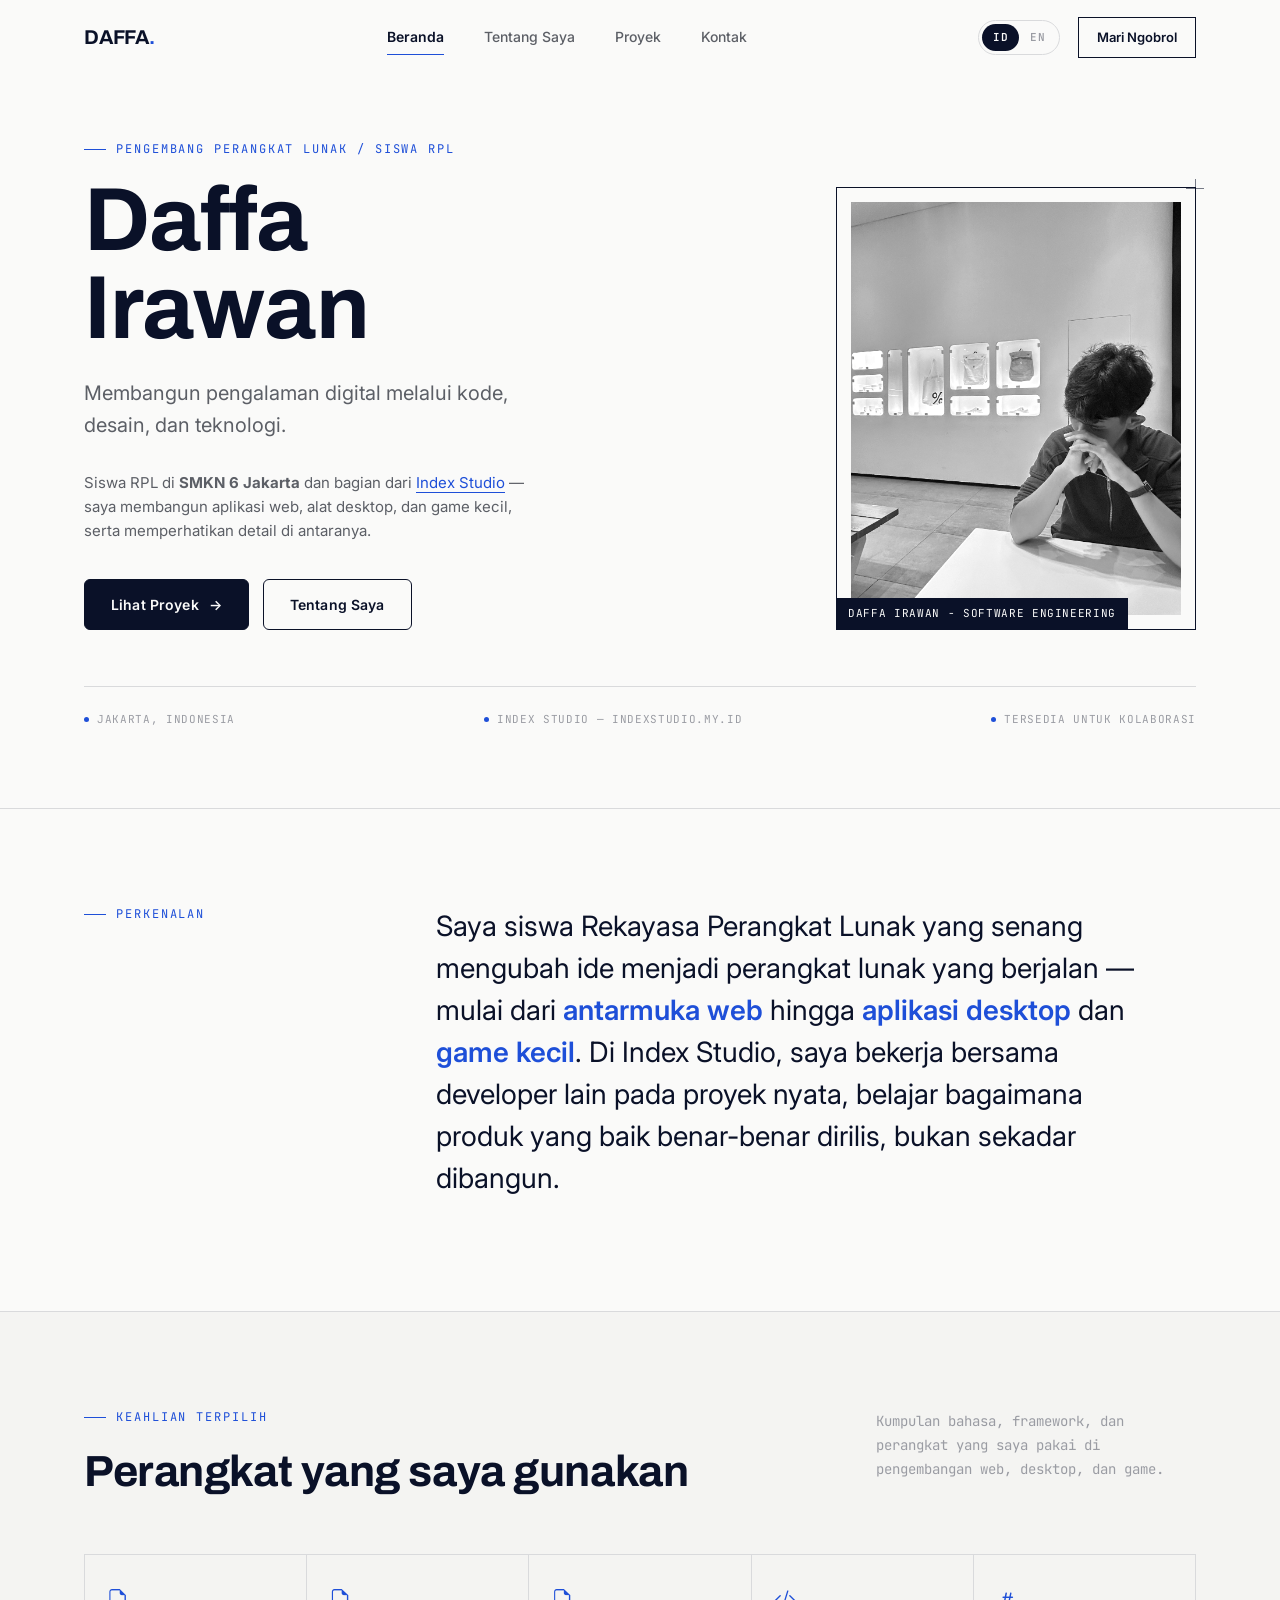
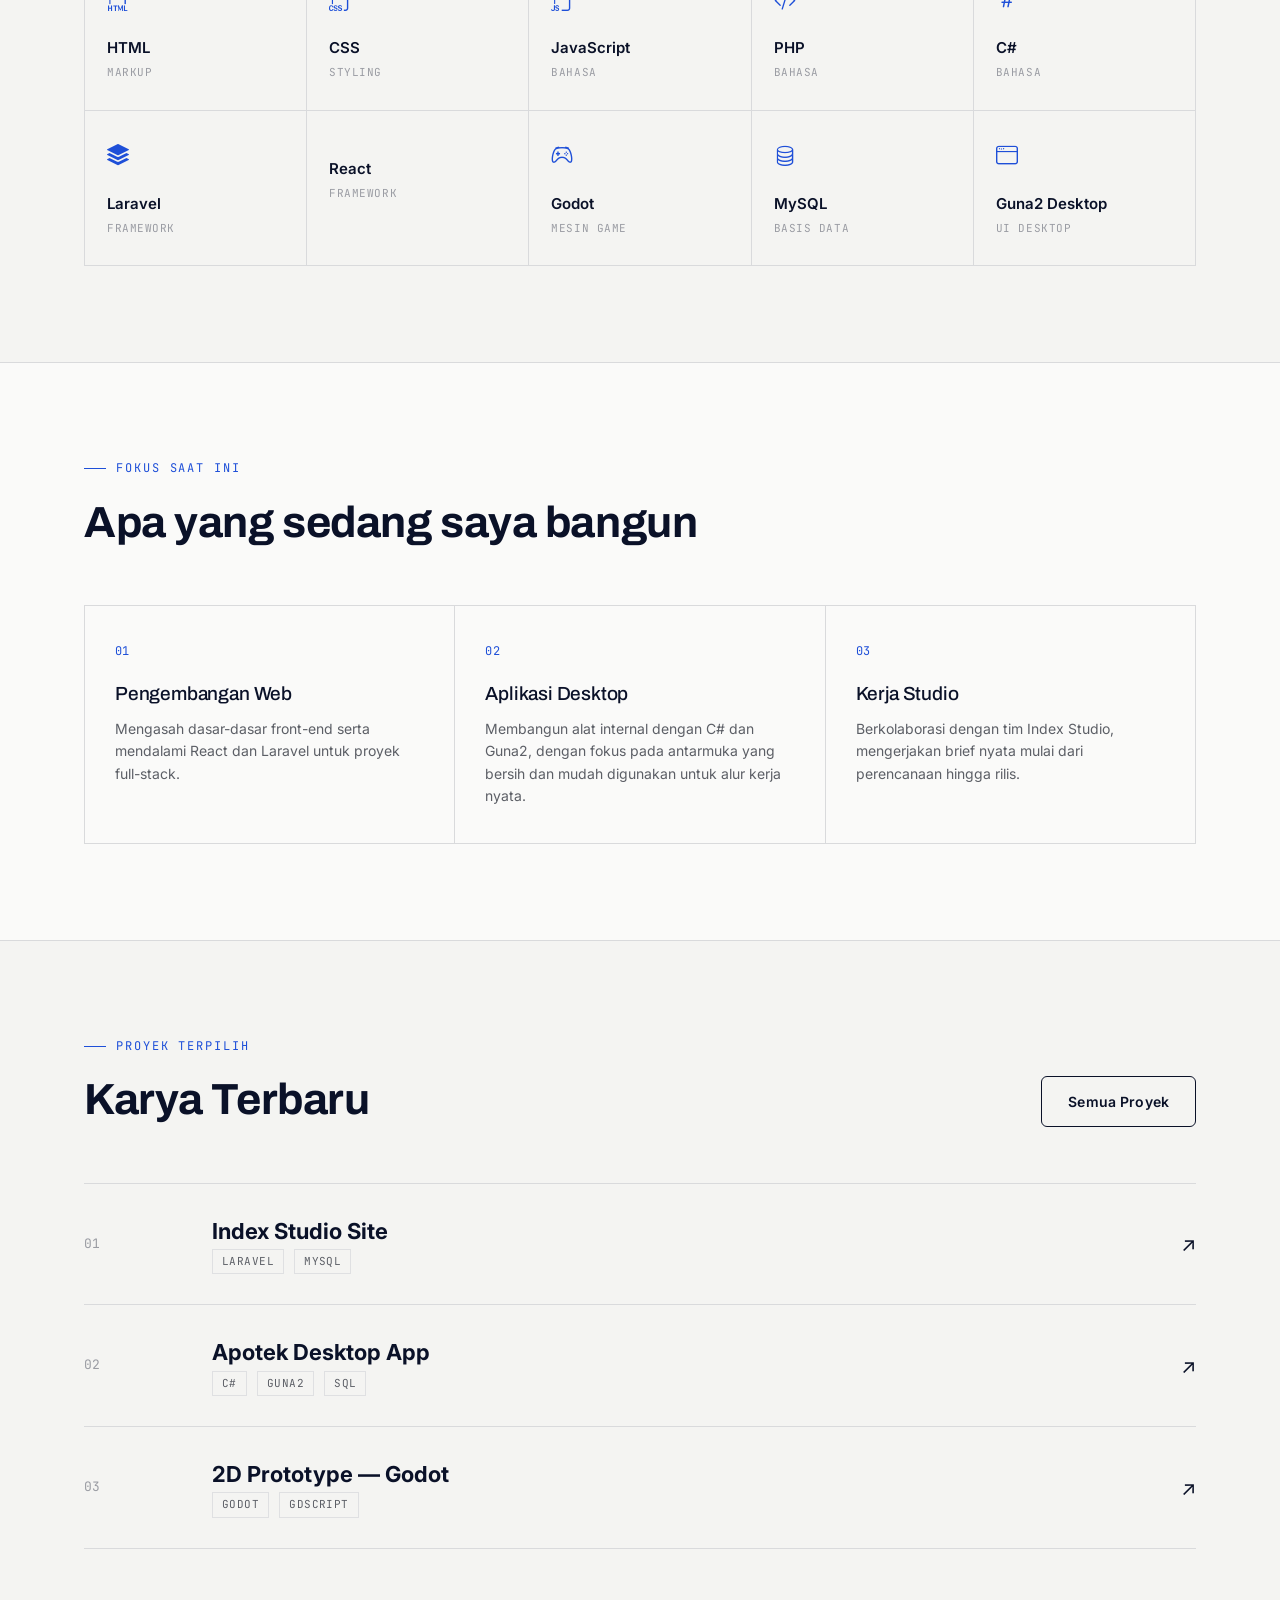
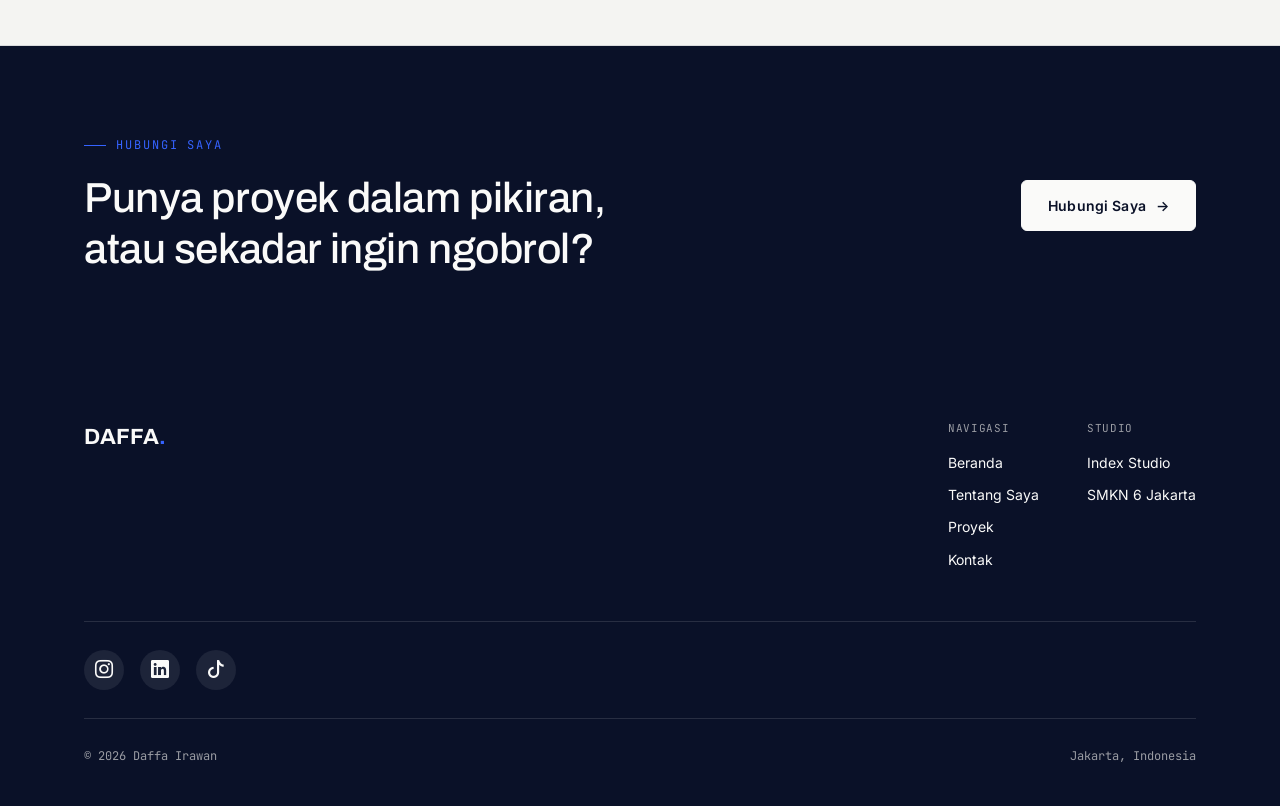
<file: index.html>
<!DOCTYPE html>
<html lang="id">
<head>
<meta charset="UTF-8">
<meta name="viewport" content="width=device-width, initial-scale=1.0">
<title data-i18n="index.title">Daffa Irawan — Software Developer</title>
<meta name="description" data-i18n-attr="content:index.desc" content="Daffa Irawan is a software developer and RPL student at SMKN 6 Jakarta, part of Index Studio, building web, desktop and game software.">
<link rel="icon" type="image/svg+xml" href="assets/images/favicon.svg">

<link rel="preconnect" href="https://fonts.googleapis.com">
<link rel="preconnect" href="https://fonts.gstatic.com" crossorigin>
<link href="https://fonts.googleapis.com/css2?family=Archivo:wght@400;500;600;700;800&family=Inter:wght@400;500;600&family=JetBrains+Mono:wght@400;500&display=swap" rel="stylesheet">

<link href="https://cdn.jsdelivr.net/npm/bootstrap@5.3.3/dist/css/bootstrap.min.css" rel="stylesheet">
<link rel="stylesheet" href="https://cdn.jsdelivr.net/npm/bootstrap-icons@1.11.3/font/bootstrap-icons.css">
<link rel="stylesheet" href="https://unpkg.com/aos@2.3.1/dist/aos.css">
<link rel="stylesheet" href="assets/css/style.css">
<meta name="google-site-verification" content="oM5KNYWkSV3iuf9qOn0zxxANbByKvCsdXu__hRbd3F4" />
<script>document.documentElement.classList.add("i18n-init");</script>
</head>
<body>

<nav class="nav">
  <div class="nav-inner">
    <a href="index.html" class="logo">DAFFA<span>.</span></a>
    <div class="nav-links">
      <a href="index.html" class="active" data-i18n="nav.home">Home</a>
      <a href="about.html" data-i18n="nav.about">About Me</a>
      <a href="projects.html" data-i18n="nav.projects">Projects</a>
      <a href="contact.html" data-i18n="nav.contact">Contact</a>
    </div>
    <div class="nav-right">
      <div class="lang-switch" role="group" aria-label="Language switcher">
        <button type="button" class="lang-btn" data-lang="id">ID</button>
        <button type="button" class="lang-btn" data-lang="en">EN</button>
      </div>
      <a href="contact.html" class="nav-cta" data-i18n="nav.cta">Let's talk</a>
      <button class="nav-toggle" aria-label="Toggle menu" data-i18n-attr="aria-label:common.toggleMenu" aria-expanded="false">
        <span></span><span></span><span></span>
      </button>
    </div>
  </div>
</nav>
<div class="mobile-menu">
  <ul>
    <li><a href="index.html" class="active" data-i18n="nav.home">Home</a></li>
    <li><a href="about.html" data-i18n="nav.about">About Me</a></li>
    <li><a href="projects.html" data-i18n="nav.projects">Projects</a></li>
    <li><a href="contact.html" data-i18n="nav.contact">Contact</a></li>
  </ul>
</div>

<!-- HERO -->
<header class="hero">
  <div class="container">
    <div class="hero-grid">
      <div>
        <p class="eyebrow" data-i18n="index.eyebrow">Software Developer / RPL Student</p>
        <h1 class="hero-heading">Daffa<br>Irawan</h1>
        <p class="hero-headline" data-i18n="index.heroHeadline">Building digital experiences through code, design, and technology.</p>
        <p class="hero-desc" data-i18n-html="index.heroDesc">RPL student at <strong>SMKN 6 Jakarta</strong> and part of <a href="https://indexstudio.my.id" target="_blank" rel="noopener">Index Studio</a> — I build web apps, desktop tools and small games, and care about the details in between.</p>
        <div class="btn-row">
          <a href="projects.html" class="btn btn-primary"><span data-i18n="index.viewProjects">View Projects</span> <span class="btn-arrow">→</span></a>
          <a href="about.html" class="btn btn-ghost" data-i18n="index.aboutMe">About Me</a>
        </div>
      </div>
      <div class="hero-portrait" data-aos="fade-left">
        <div class="hero-portrait-frame">
          <div class="crosshair"></div>
          <img src="assets/images/gw1.jpeg" alt="Portrait of Daffa Irawan" loading="eager">
          <span class="hero-portrait-tag">DAFFA IRAWAN - SOFTWARE ENGINEERING</span>
        </div>
      </div>
    </div>

    <div class="hero-meta-row">
      <span class="coord-tag"><span class="dot"></span>Jakarta, Indonesia</span>
      <span class="coord-tag"><span class="dot"></span>Index Studio — indexstudio.my.id</span>
      <span class="coord-tag"><span class="dot"></span><span data-i18n="index.metaAvailable">Available for collaboration</span></span>
    </div>
  </div>
</header>

<!-- INTRODUCTION -->
<section class="section">
  <div class="container">
    <div class="intro-grid">
      <div>
        <p class="eyebrow" data-i18n="index.introEyebrow">Introduction</p>
      </div>
      <p class="intro-text" data-aos="fade-up" data-i18n-html="index.introText">I'm a Software Engineering student who enjoys turning ideas into working software — from <strong>web interfaces</strong> to <strong>desktop applications</strong> and <strong>small games</strong>. At Index Studio, I work alongside other developers on real projects, learning how good products are actually shipped, not just built.</p>
    </div>
  </div>
</section>

<!-- SELECTED SKILLS -->
<section class="section section-paper">
  <div class="container">
    <div class="section-head">
      <div>
        <p class="eyebrow" data-i18n="index.skillsEyebrow">Selected Skills</p>
        <h2 class="section-title" data-i18n="index.skillsTitle">Tools I build with</h2>
      </div>
      <p class="section-note" data-i18n="index.skillsNote">A working set of languages, frameworks and tools across web, desktop and game development.</p>
    </div>

    <div class="skills-grid" data-aos="fade-up">
      <div class="skill-item"><i class="bi bi-filetype-html"></i><div class="skill-name">HTML</div><div class="skill-cat" data-i18n="skill.markup">Markup</div></div>
      <div class="skill-item"><i class="bi bi-filetype-css"></i><div class="skill-name">CSS</div><div class="skill-cat" data-i18n="skill.styling">Styling</div></div>
      <div class="skill-item"><i class="bi bi-filetype-js"></i><div class="skill-name">JavaScript</div><div class="skill-cat" data-i18n="skill.language">Language</div></div>
      <div class="skill-item"><i class="bi bi-code-slash"></i><div class="skill-name">PHP</div><div class="skill-cat" data-i18n="skill.language">Language</div></div>
      <div class="skill-item"><i class="bi bi-hash"></i><div class="skill-name">C#</div><div class="skill-cat" data-i18n="skill.language">Language</div></div>
      <div class="skill-item"><i class="bi bi-stack"></i><div class="skill-name">Laravel</div><div class="skill-cat" data-i18n="skill.framework">Framework</div></div>
      <div class="skill-item"><i class="bi bi-atom"></i><div class="skill-name">React</div><div class="skill-cat" data-i18n="skill.framework">Framework</div></div>
      <div class="skill-item"><i class="bi bi-controller"></i><div class="skill-name">Godot</div><div class="skill-cat" data-i18n="skill.gameEngine">Game Engine</div></div>
      <div class="skill-item"><i class="bi bi-database"></i><div class="skill-name">MySQL</div><div class="skill-cat" data-i18n="skill.database">Database</div></div>
      <div class="skill-item"><i class="bi bi-window"></i><div class="skill-name">Guna2 Desktop</div><div class="skill-cat" data-i18n="skill.desktopUI">Desktop UI</div></div>
    </div>
  </div>
</section>

<!-- CURRENT FOCUS -->
<section class="section">
  <div class="container">
    <div class="section-head">
      <div>
        <p class="eyebrow" data-i18n="index.focusEyebrow">Current Focus</p>
        <h2 class="section-title" data-i18n="index.focusTitle">What I'm building now</h2>
      </div>
    </div>

    <div class="focus-grid" data-aos="fade-up">
      <div class="focus-item">
        <div class="focus-num mono">01</div>
        <h3 data-i18n="index.focus1Title">Web Development</h3>
        <p data-i18n="index.focus1Desc">Sharpening front-end fundamentals and exploring React and Laravel for full-stack project work.</p>
      </div>
      <div class="focus-item">
        <div class="focus-num mono">02</div>
        <h3 data-i18n="index.focus2Title">Desktop Applications</h3>
        <p data-i18n="index.focus2Desc">Building internal tools in C# with Guna2, focused on clean, usable interfaces for real workflows.</p>
      </div>
      <div class="focus-item">
        <div class="focus-num mono">03</div>
        <h3 data-i18n="index.focus3Title">Studio Work</h3>
        <p data-i18n="index.focus3Desc">Collaborating with the Index Studio team, taking on real briefs from planning through to delivery.</p>
      </div>
    </div>
  </div>
</section>

<!-- SELECTED PROJECTS PREVIEW -->
<section class="section section-paper">
  <div class="container">
    <div class="section-head">
      <div>
        <p class="eyebrow" data-i18n="index.projectsEyebrow">Selected Projects</p>
        <h2 class="section-title" data-i18n="index.projectsTitle">Recent work</h2>
      </div>
      <a href="projects.html" class="btn btn-ghost" data-i18n="index.allProjects">All Projects</a>
    </div>

    <div class="proj-preview-list" data-aos="fade-up">
      <a href="projects.html" class="proj-preview">
        <span class="proj-preview-index mono">01</span>
        <span>
          <span class="proj-preview-title">Index Studio Site</span>
          <span class="proj-preview-tags"><span>Laravel</span><span>MySQL</span></span>
        </span>
        <span class="proj-preview-arrow">↗</span>
      </a>
      <a href="projects.html" class="proj-preview">
        <span class="proj-preview-index mono">02</span>
        <span>
          <span class="proj-preview-title">Apotek Desktop App</span>
          <span class="proj-preview-tags"><span>C#</span><span>Guna2</span><span>SQL</span></span>
        </span>
        <span class="proj-preview-arrow">↗</span>
      </a>
      <a href="projects.html" class="proj-preview">
        <span class="proj-preview-index mono">03</span>
        <span>
          <span class="proj-preview-title">2D Prototype — Godot</span>
          <span class="proj-preview-tags"><span>Godot</span><span>GDScript</span></span>
        </span>
        <span class="proj-preview-arrow">↗</span>
      </a>
    </div>
  </div>
</section>

<!-- CTA -->
<section class="cta-band">
  <div class="container cta-band-inner">
    <div>
      <p class="eyebrow" data-i18n="index.ctaEyebrow">Get In Touch</p>
      <h2 data-i18n="index.ctaHeading">Have a project in mind, or just want to talk shop?</h2>
    </div>
    <a href="contact.html" class="btn btn-primary"><span data-i18n="index.contactMe">Contact Me</span> <span class="btn-arrow">→</span></a>
  </div>
</section>

<footer class="footer">
  <div class="container">
    <div class="footer-top">
      <a href="index.html" class="footer-logo">DAFFA<span>.</span></a>
      <div class="footer-links">
        <div class="footer-col">
          <span class="footer-col-title" data-i18n="footer.navigate">Navigate</span>
          <a href="index.html" data-i18n="nav.home">Home</a>
          <a href="about.html" data-i18n="nav.about">About Me</a>
          <a href="projects.html" data-i18n="nav.projects">Projects</a>
          <a href="contact.html" data-i18n="nav.contact">Contact</a>
        </div>
        <div class="footer-col">
          <span class="footer-col-title" data-i18n="footer.studio">Studio</span>
          <a href="https://indexstudio.my.id" target="_blank" rel="noopener">Index Studio</a>
          <span>SMKN 6 Jakarta</span>
        </div>
      </div>
    </div>
    <div class="footer-social">
      <a href="https://www.instagram.com/daffairawans?igsh=NjdwaGppbXAxd2Vv" target="_blank" rel="noopener" aria-label="Instagram"><i class="bi bi-instagram"></i></a>
      <a href="https://linkedin.com" target="_blank" rel="noopener" aria-label="LinkedIn"><i class="bi bi-linkedin"></i></a>
      <a href="https://www.tiktok.com/@salazarcapt2?_r=1&_t=ZS-98yw7YqkBRE" target="_blank" rel="noopener" aria-label="TikTok"><i class="bi bi-tiktok"></i></a>
    </div>
    <div class="footer-bottom">
      <span>© 2026 Daffa Irawan</span>
      <span>Jakarta, Indonesia</span>
    </div>
  </div>
</footer>

<script src="https://cdn.jsdelivr.net/npm/bootstrap@5.3.3/dist/js/bootstrap.bundle.min.js"></script>
<script src="https://unpkg.com/aos@2.3.1/dist/aos.js"></script>
<script src="assets/js/i18n.js"></script>
<script src="assets/js/main.js"></script>
</body>
</html>
</file>
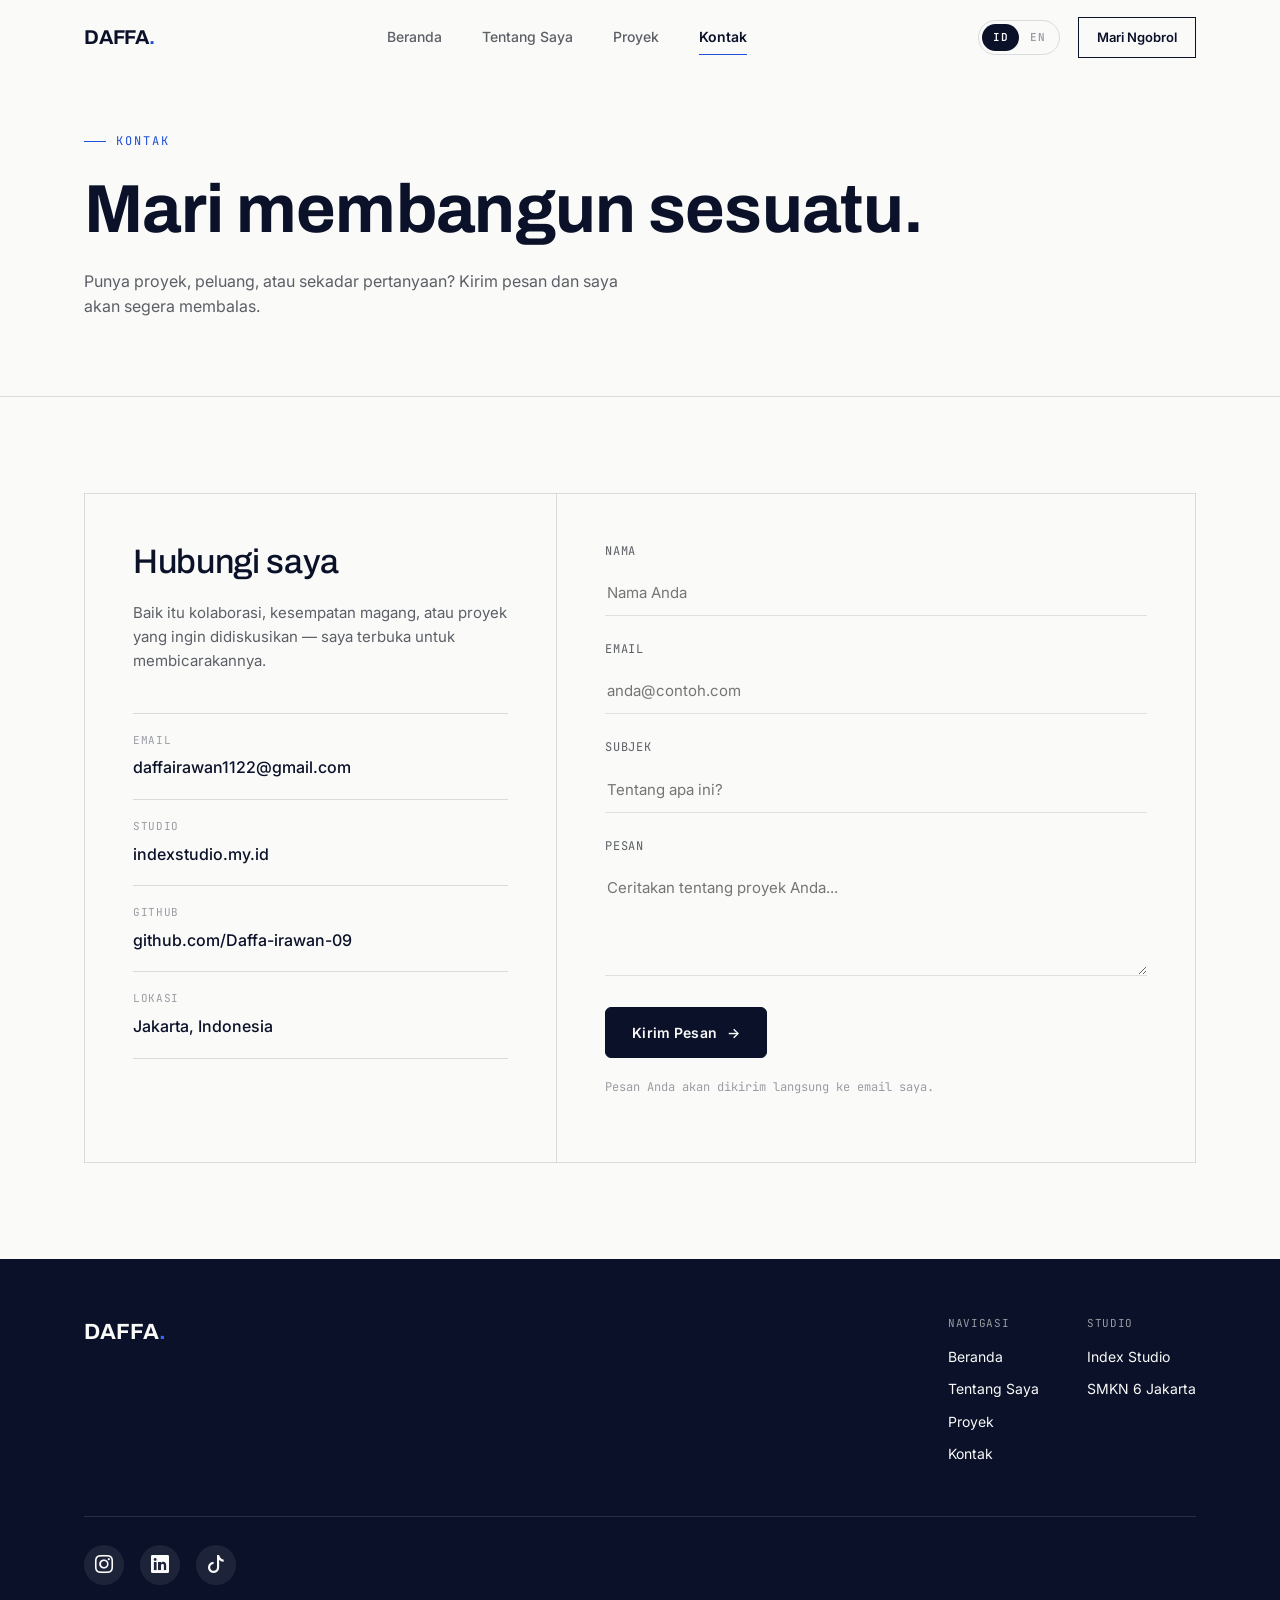
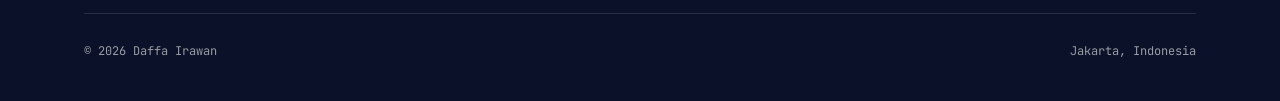
<file: contact.html>
<!DOCTYPE html>
<html lang="id">
<head>
<meta charset="UTF-8">
<meta name="viewport" content="width=device-width, initial-scale=1.0">
<title data-i18n="contact.title">Contact — Daffa Irawan</title>
<meta name="description" data-i18n-attr="content:contact.desc" content="Get in touch with Daffa Irawan for collaboration, project inquiries or questions.">
<link rel="icon" type="image/svg+xml" href="assets/images/favicon.svg">

<link rel="preconnect" href="https://fonts.googleapis.com">
<link rel="preconnect" href="https://fonts.gstatic.com" crossorigin>
<link href="https://fonts.googleapis.com/css2?family=Archivo:wght@400;500;600;700;800&family=Inter:wght@400;500;600&family=JetBrains+Mono:wght@400;500&display=swap" rel="stylesheet">

<link href="https://cdn.jsdelivr.net/npm/bootstrap@5.3.3/dist/css/bootstrap.min.css" rel="stylesheet">
<link rel="stylesheet" href="https://cdn.jsdelivr.net/npm/bootstrap-icons@1.11.3/font/bootstrap-icons.css">
<link rel="stylesheet" href="https://unpkg.com/aos@2.3.1/dist/aos.css">
<link rel="stylesheet" href="assets/css/style.css">
<script>document.documentElement.classList.add("i18n-init");</script>
</head>
<body>

<nav class="nav">
  <div class="nav-inner">
    <a href="index.html" class="logo">DAFFA<span>.</span></a>
    <div class="nav-links">
      <a href="index.html" data-i18n="nav.home">Home</a>
      <a href="about.html" data-i18n="nav.about">About Me</a>
      <a href="projects.html" data-i18n="nav.projects">Projects</a>
      <a href="contact.html" class="active" data-i18n="nav.contact">Contact</a>
    </div>
    <div class="nav-right">
      <div class="lang-switch" role="group" aria-label="Language switcher">
        <button type="button" class="lang-btn" data-lang="id">ID</button>
        <button type="button" class="lang-btn" data-lang="en">EN</button>
      </div>
      <a href="contact.html" class="nav-cta" data-i18n="nav.cta">Let's talk</a>
      <button class="nav-toggle" aria-label="Toggle menu" data-i18n-attr="aria-label:common.toggleMenu" aria-expanded="false">
        <span></span><span></span><span></span>
      </button>
    </div>
  </div>
</nav>
<div class="mobile-menu">
  <ul>
    <li><a href="index.html" data-i18n="nav.home">Home</a></li>
    <li><a href="about.html" data-i18n="nav.about">About Me</a></li>
    <li><a href="projects.html" data-i18n="nav.projects">Projects</a></li>
    <li><a href="contact.html" class="active" data-i18n="nav.contact">Contact</a></li>
  </ul>
</div>

<header class="page-header">
  <div class="container">
    <p class="eyebrow" data-i18n="contact.eyebrow">Contact</p>
    <h1 class="page-header-title" data-i18n="contact.headerTitle">Let's build something.</h1>
    <p class="page-header-sub" data-i18n="contact.headerSub">Have a project, an opportunity, or just a question? Send a message and I'll get back to you.</p>
  </div>
</header>

<section class="section">
  <div class="container">
    <div class="contact-grid" data-aos="fade-up">

      <div class="contact-left">
        <h2 data-i18n="contact.getInTouch">Get in touch</h2>
        <p data-i18n="contact.leftDesc">Whether it's a collaboration, an internship opportunity, or a project you'd like to discuss — I'm open to hearing about it.</p>

        <ul class="contact-list">
          <li>
            <span class="label mono" data-i18n="contact.labelEmail">Email</span>
            <a class="value" href="mailto:daffairawan1122@gmail.com">daffairawan1122@gmail.com</a>
          </li>
          <li>
            <span class="label mono" data-i18n="contact.labelStudio">Studio</span>
            <a class="value" href="https://indexstudio.my.id" target="_blank" rel="noopener">indexstudio.my.id</a>
          </li>
          <li>
            <span class="label mono" data-i18n="contact.labelGithub">GitHub</span>
            <a class="value" href="https://github.com/Daffa-irawan-09/" target="_blank" rel="noopener">github.com/Daffa-irawan-09</a>
          </li>
          <li>
            <span class="label mono" data-i18n="contact.labelLocation">Location</span>
            <span class="value">Jakarta, Indonesia</span>
          </li>
        </ul>
      </div>

      <div class="contact-right">
        <form id="contact-form" action="https://formspree.io/f/xoeapvol" method="POST" novalidate>
          <div class="form-group">
            <label for="name" data-i18n="contact.formName">Name</label>
            <input type="text" id="name" name="name" placeholder="Your name" data-i18n-placeholder="contact.placeholderName" required>
          </div>
          <div class="form-group">
            <label for="email" data-i18n="contact.formEmail">Email</label>
            <input type="email" id="email" name="email" placeholder="you@example.com" data-i18n-placeholder="contact.placeholderEmail" required>
          </div>
          <div class="form-group">
            <label for="subject" data-i18n="contact.formSubject">Subject</label>
            <input type="text" id="subject" name="subject" placeholder="What is this about?" data-i18n-placeholder="contact.placeholderSubject" required>
          </div>
          <div class="form-group">
            <label for="message" data-i18n="contact.formMessage">Message</label>
            <textarea id="message" name="message" placeholder="Tell me about your project..." data-i18n-placeholder="contact.placeholderMessage" required></textarea>
          </div>
          <button type="submit" class="btn btn-primary"><span data-i18n="contact.sendMessage">Send Message</span> <span class="btn-arrow">→</span></button>
          <p class="form-note" data-i18n="contact.formNote">Your message will be sent directly to my email.</p>
          <div class="form-success" id="form-success" data-i18n="contact.formSuccess">Thanks for reaching out! I'll get back to you soon.</div>
        </form>
      </div>

    </div>
  </div>
</section>

<footer class="footer">
  <div class="container">
    <div class="footer-top">
      <a href="index.html" class="footer-logo">DAFFA<span>.</span></a>
      <div class="footer-links">
        <div class="footer-col">
          <span class="footer-col-title" data-i18n="footer.navigate">Navigate</span>
          <a href="index.html" data-i18n="nav.home">Home</a>
          <a href="about.html" data-i18n="nav.about">About Me</a>
          <a href="projects.html" data-i18n="nav.projects">Projects</a>
          <a href="contact.html" data-i18n="nav.contact">Contact</a>
        </div>
        <div class="footer-col">
          <span class="footer-col-title" data-i18n="footer.studio">Studio</span>
          <a href="https://indexstudio.my.id" target="_blank" rel="noopener">Index Studio</a>
          <span>SMKN 6 Jakarta</span>
        </div>
      </div>
    </div>
    <div class="footer-social">
      <a href="https://instagram.com" target="_blank" rel="noopener" aria-label="Instagram"><i class="bi bi-instagram"></i></a>
      <a href="https://linkedin.com" target="_blank" rel="noopener" aria-label="LinkedIn"><i class="bi bi-linkedin"></i></a>
      <a href="https://tiktok.com" target="_blank" rel="noopener" aria-label="TikTok"><i class="bi bi-tiktok"></i></a>
    </div>
    <div class="footer-bottom">
      <span>© 2026 Daffa Irawan</span>
      <span>Jakarta, Indonesia</span>
    </div>
  </div>
</footer>

<script src="https://cdn.jsdelivr.net/npm/bootstrap@5.3.3/dist/js/bootstrap.bundle.min.js"></script>
<script src="https://unpkg.com/aos@2.3.1/dist/aos.js"></script>
<script src="assets/js/i18n.js"></script>
<script src="assets/js/main.js"></script>
</body>
</html>
</file>
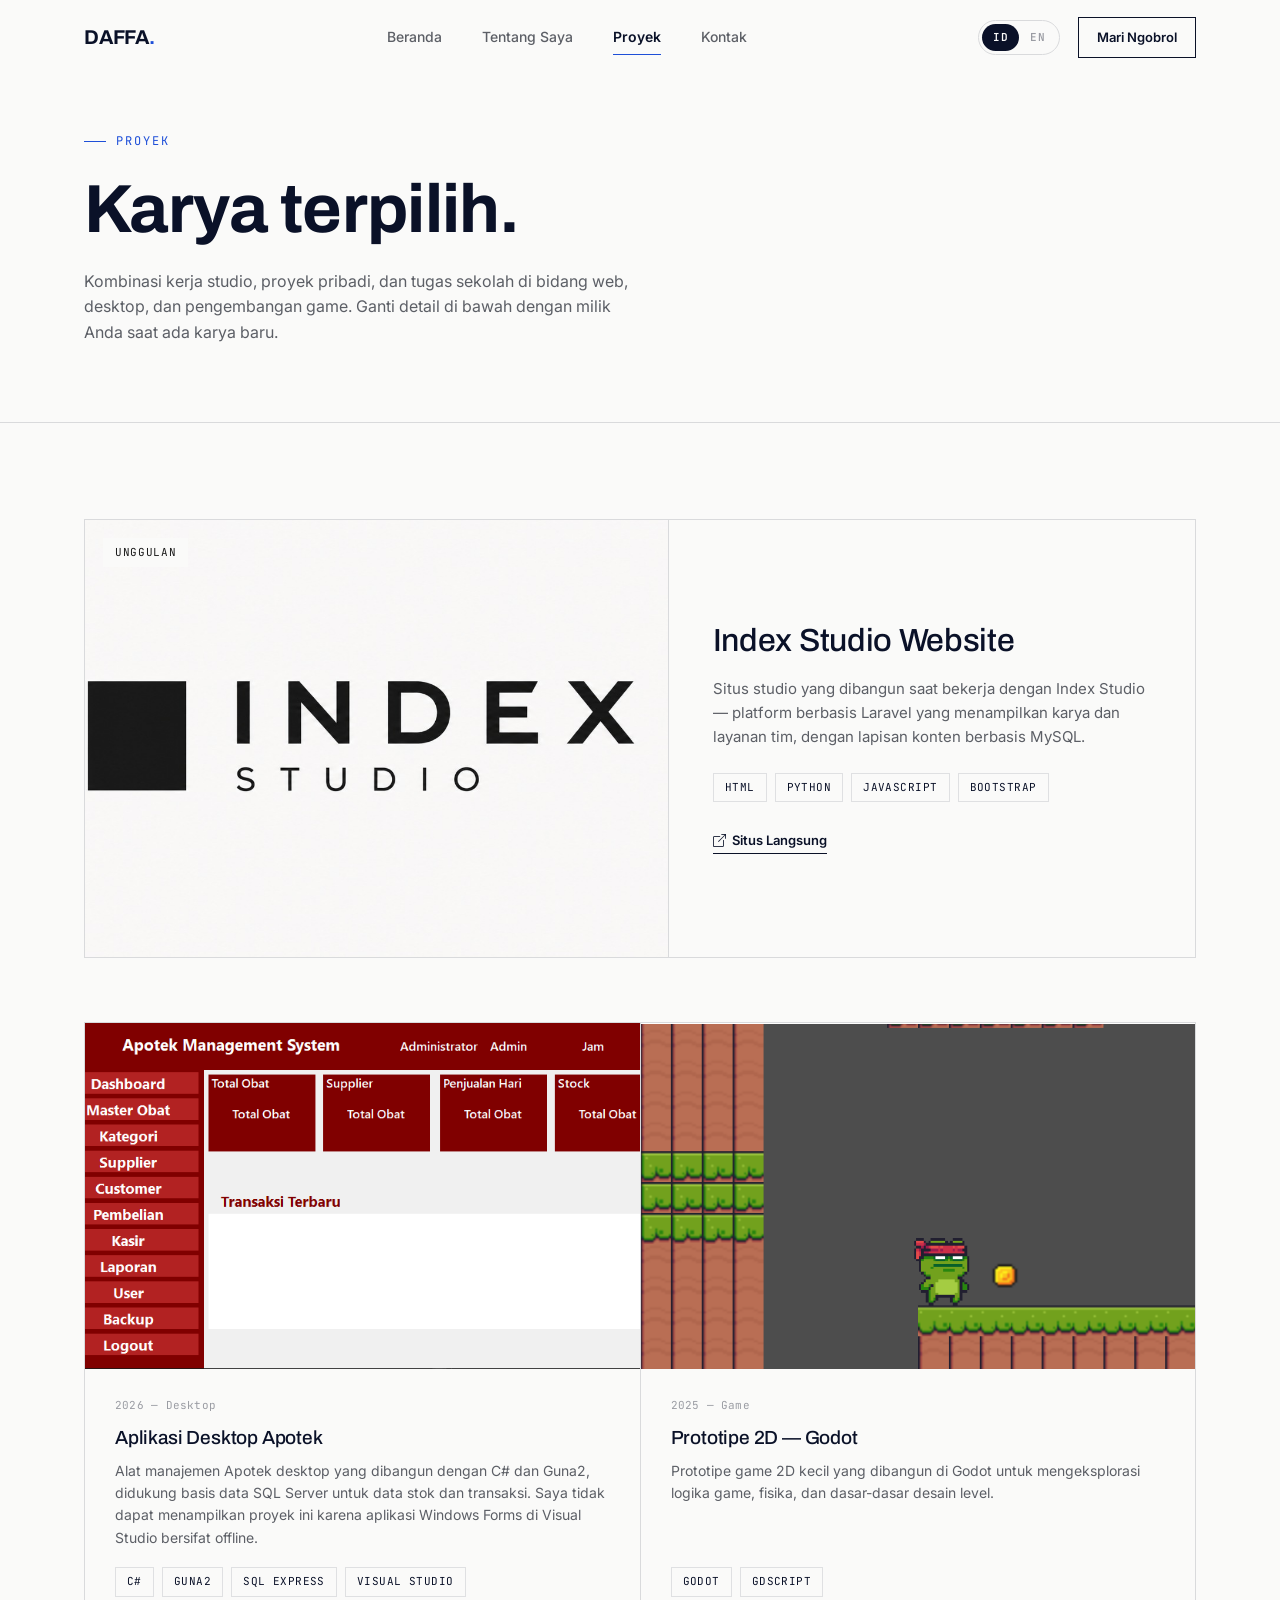
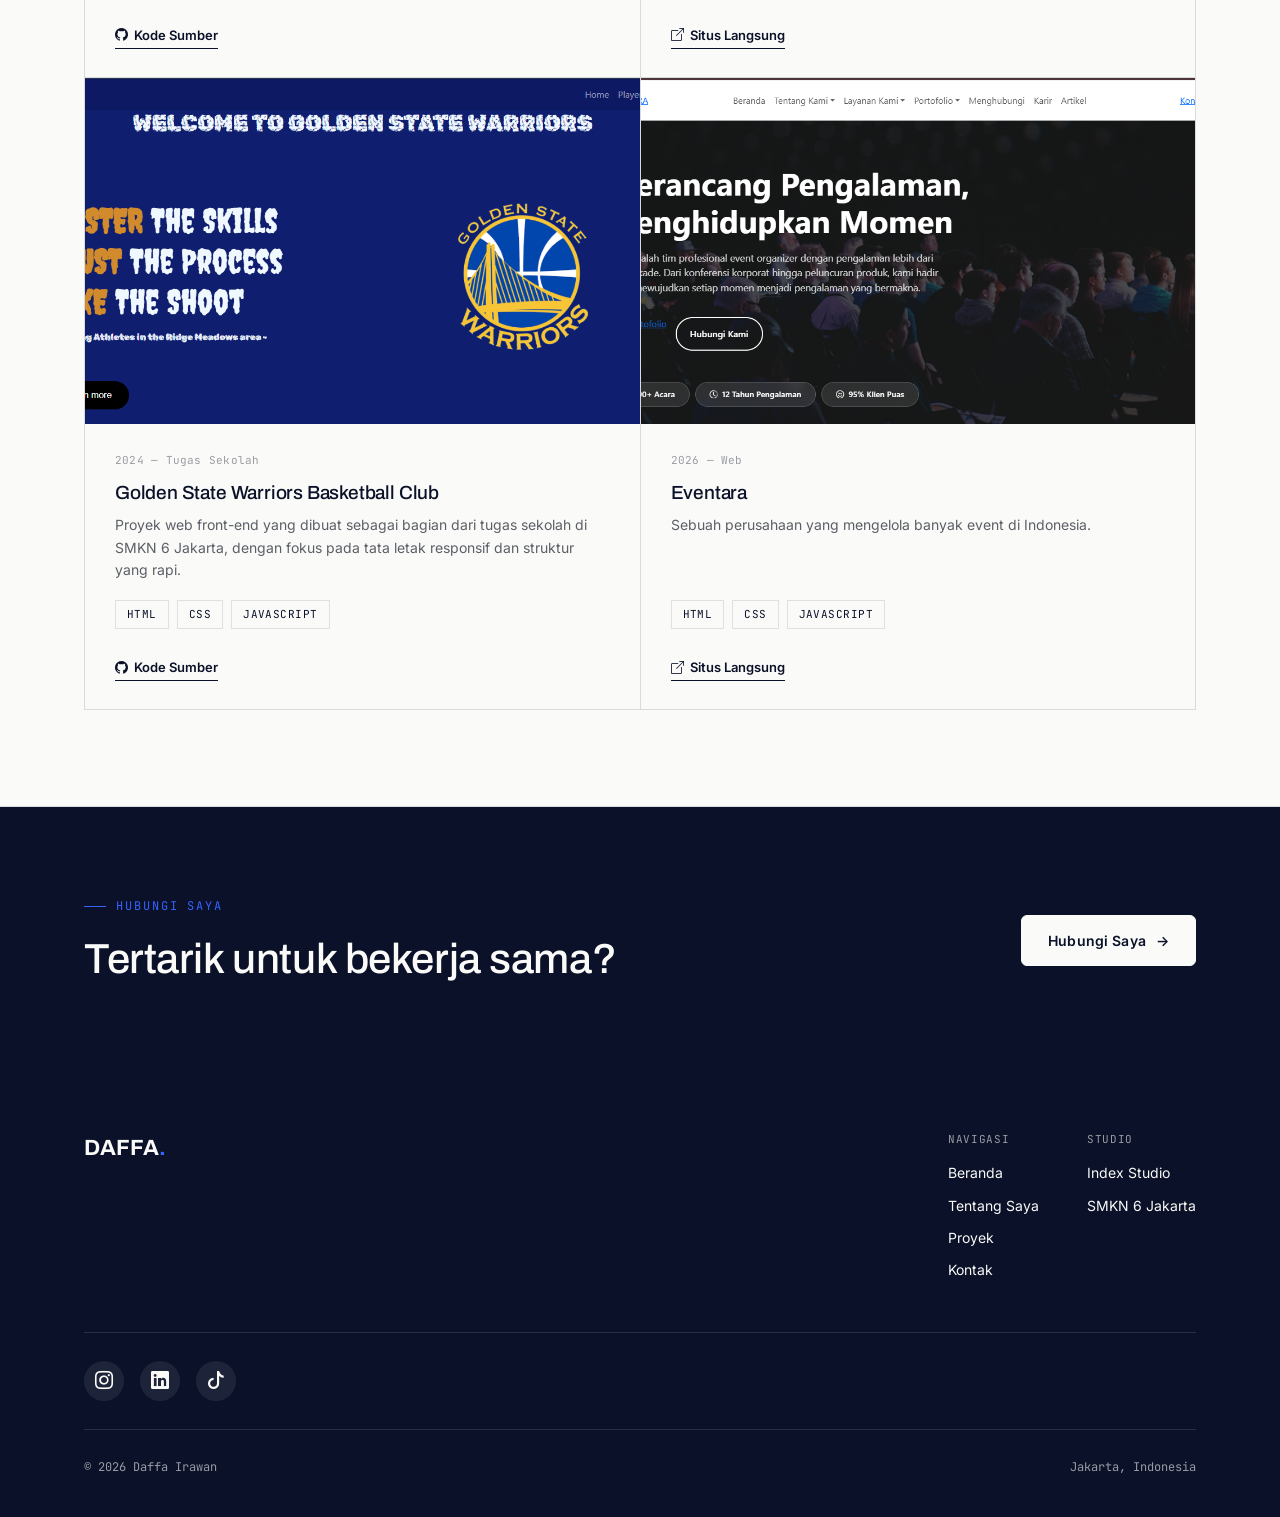
<file: projects.html>
<!DOCTYPE html>
<html lang="id">
<head>
<meta charset="UTF-8">
<meta name="viewport" content="width=device-width, initial-scale=1.0">
<title data-i18n="projects.title">Projects — Daffa Irawan</title>
<meta name="description" data-i18n-attr="content:projects.desc" content="Selected projects by Daffa Irawan spanning web, desktop and game development.">
<link rel="icon" type="image/svg+xml" href="assets/images/favicon.svg">

<link rel="preconnect" href="https://fonts.googleapis.com">
<link rel="preconnect" href="https://fonts.gstatic.com" crossorigin>
<link href="https://fonts.googleapis.com/css2?family=Archivo:wght@400;500;600;700;800&family=Inter:wght@400;500;600&family=JetBrains+Mono:wght@400;500&display=swap" rel="stylesheet">

<link href="https://cdn.jsdelivr.net/npm/bootstrap@5.3.3/dist/css/bootstrap.min.css" rel="stylesheet">
<link rel="stylesheet" href="https://cdn.jsdelivr.net/npm/bootstrap-icons@1.11.3/font/bootstrap-icons.css">
<link rel="stylesheet" href="https://unpkg.com/aos@2.3.1/dist/aos.css">
<link rel="stylesheet" href="assets/css/style.css">
<script>document.documentElement.classList.add("i18n-init");</script>
</head>
<body>

<nav class="nav">
  <div class="nav-inner">
    <a href="index.html" class="logo">DAFFA<span>.</span></a>
    <div class="nav-links">
      <a href="index.html" data-i18n="nav.home">Home</a>
      <a href="about.html" data-i18n="nav.about">About Me</a>
      <a href="projects.html" class="active" data-i18n="nav.projects">Projects</a>
      <a href="contact.html" data-i18n="nav.contact">Contact</a>
    </div>
    <div class="nav-right">
      <div class="lang-switch" role="group" aria-label="Language switcher">
        <button type="button" class="lang-btn" data-lang="id">ID</button>
        <button type="button" class="lang-btn" data-lang="en">EN</button>
      </div>
      <a href="contact.html" class="nav-cta" data-i18n="nav.cta">Let's talk</a>
      <button class="nav-toggle" aria-label="Toggle menu" data-i18n-attr="aria-label:common.toggleMenu" aria-expanded="false">
        <span></span><span></span><span></span>
      </button>
    </div>
  </div>
</nav>
<div class="mobile-menu">
  <ul>
    <li><a href="index.html" data-i18n="nav.home">Home</a></li>
    <li><a href="about.html" data-i18n="nav.about">About Me</a></li>
    <li><a href="projects.html" class="active" data-i18n="nav.projects">Projects</a></li>
    <li><a href="contact.html" data-i18n="nav.contact">Contact</a></li>
  </ul>
</div>

<header class="page-header">
  <div class="container">
    <p class="eyebrow" data-i18n="projects.eyebrow">Projects</p>
    <h1 class="page-header-title" data-i18n="projects.headerTitle">Selected work.</h1>
    <p class="page-header-sub" data-i18n="projects.headerSub">A mix of studio work, personal builds and school projects across web, desktop and game development. Replace the details below with your own as new work ships.</p>
  </div>
</header>

<section class="section">
  <div class="container">

    <!-- FEATURED PROJECT -->
    <div class="featured-project" data-aos="fade-up">
      <div class="featured-project-media">
        <span class="featured-project-tag mono" data-i18n="projects.featuredTag">Featured</span>
        <img src="assets/images/projects/index1.jpeg" alt="Index Studio website project preview" loading="lazy">
      </div>
      <div class="featured-project-body">
        <h3>Index Studio Website</h3>
        <p data-i18n="projects.featuredDesc">Studio site built while working with Index Studio — a Laravel-backed platform showcasing the team's work and services, with a MySQL-driven content layer.</p>
        <div class="tech-tags">
          <span>HTML</span>
          <span>Python</span>
          <span>JavaScript</span>
          <span>Bootstrap</span>
        </div>
        <div class="project-links">
          <a href="https://indexstudio.my.id" target="_blank" rel="noopener"><i class="bi bi-box-arrow-up-right"></i> <span data-i18n="projects.liveSite">Live Site</span></a>
        </div>
      </div>
    </div>

    <!-- PROJECT GRID -->
    <div class="projects-grid" data-aos="fade-up">

      <div class="project-card">
        <div class="project-card-media">
          <img src="assets/images/projects/apotek.png" alt="Inventory desktop application preview" loading="lazy">
        </div>
        <div class="project-card-body">
          <div class="project-card-meta">
            <span class="project-card-year mono" data-i18n="projects.card1Meta">2026 — Desktop</span>
          </div>
          <h3 data-i18n="projects.card1Title">Apotek Desktop App</h3>
          <p data-i18n="projects.card1Desc">A desktop Apotek management tool built in C# with Guna2, backed by a SQL Server database for stock and transaction records. I cannot show this project because the Visual Studio Windows Forms app is an offline application.</p>
          <div class="tech-tags">
            <span>C#</span>
            <span>Guna2</span>
            <span>SQL Express</span>
            <span>Visual Studio</span>
          </div>
          <div class="project-links">
            <a href="#"><i class="bi bi-github"></i> <span data-i18n="projects.source">Source</span></a>
          </div>
        </div>
      </div>

      <div class="project-card">
        <div class="project-card-media">
          <img src="assets/images/projects/image.png" alt="2D game prototype preview" loading="lazy">
        </div>
        <div class="project-card-body">
          <div class="project-card-meta">
            <span class="project-card-year mono" data-i18n="projects.card2Meta">2025 — Game</span>
          </div>
          <h3 data-i18n="projects.card2Title">2D Prototype — Godot</h3>
          <p data-i18n="projects.card2Desc">A small 2D game prototype built in Godot to explore game logic, physics and level design fundamentals.</p>
          <div class="tech-tags">
            <span>Godot</span>
            <span>GDScript</span>
          </div>
          <div class="project-links">
            <a href="https://salazarcapt20.itch.io/ukk-06-daffairawan" target="_blank" rel="noopener"><i class="bi bi-box-arrow-up-right"></i> <span data-i18n="projects.liveSite">Live Site</span></a>
          </div>
        </div>
      </div>

      <div class="project-card">
        <div class="project-card-media">
          <img src="assets/images/projects/Basket.png" alt="Basketball Team web project preview" loading="lazy">
        </div>
        <div class="project-card-body">
          <div class="project-card-meta">
            <span class="project-card-year mono" data-i18n="projects.card3Meta">2024 — School Project</span>
          </div>
          <h3 data-i18n="projects.card3Title">Golden State Warriors Basketball Club</h3>
          <p data-i18n="projects.card3Desc">A front-end web project built as part of coursework at SMKN 6 Jakarta, focused on responsive layout and clean structure.</p>
          <div class="tech-tags">
            <span>HTML</span>
            <span>CSS</span>
            <span>JavaScript</span>
          </div>
          <div class="project-links">
            <a href="https://daffa-irawan-09.github.io/Golden-State-Warriors-Club/"><i class="bi bi-github"></i> <span data-i18n="projects.source">Source</span></a>
          </div>
        </div>
      </div>

      <div class="project-card">
        <div class="project-card-media">
          <img src="assets/images/projects/eventara.png" alt="React interface project preview" loading="lazy">
        </div>
        <div class="project-card-body">
          <div class="project-card-meta">
            <span class="project-card-year mono" data-i18n="projects.card4Meta">2026 — Web</span>
          </div>
          <h3 data-i18n="projects.card4Title">Eventara</h3>
          <p data-i18n="projects.card4Desc">A Company work for manage events in Indonesia.</p>
          <div class="tech-tags">
            <span>HTML</span>
            <span>CSS</span>
            <span>JavaScript</span>
          </div>
          <div class="project-links">
             <a href="http://eventara.indexstudio.my.id/ " target="_blank" rel="noopener"><i class="bi bi-box-arrow-up-right"></i> <span data-i18n="projects.liveSite">Live Site</span></a>
          </div>
        </div>
      </div>

    </div>
  </div>
</section>

<section class="cta-band">
  <div class="container cta-band-inner">
    <div>
      <p class="eyebrow" data-i18n="projects.ctaEyebrow">Get In Touch</p>
      <h2 data-i18n="projects.ctaHeading">Interested in working together?</h2>
    </div>
    <a href="contact.html" class="btn btn-primary"><span data-i18n="index.contactMe">Contact Me</span> <span class="btn-arrow">→</span></a>
  </div>
</section>

<footer class="footer">
  <div class="container">
    <div class="footer-top">
      <a href="index.html" class="footer-logo">DAFFA<span>.</span></a>
      <div class="footer-links">
        <div class="footer-col">
          <span class="footer-col-title" data-i18n="footer.navigate">Navigate</span>
          <a href="index.html" data-i18n="nav.home">Home</a>
          <a href="about.html" data-i18n="nav.about">About Me</a>
          <a href="projects.html" data-i18n="nav.projects">Projects</a>
          <a href="contact.html" data-i18n="nav.contact">Contact</a>
        </div>
        <div class="footer-col">
          <span class="footer-col-title" data-i18n="footer.studio">Studio</span>
          <a href="https://indexstudio.my.id" target="_blank" rel="noopener">Index Studio</a>
          <span>SMKN 6 Jakarta</span>
        </div>
      </div>
    </div>
    <div class="footer-social">
      <a href="https://instagram.com" target="_blank" rel="noopener" aria-label="Instagram"><i class="bi bi-instagram"></i></a>
      <a href="https://linkedin.com" target="_blank" rel="noopener" aria-label="LinkedIn"><i class="bi bi-linkedin"></i></a>
      <a href="https://tiktok.com" target="_blank" rel="noopener" aria-label="TikTok"><i class="bi bi-tiktok"></i></a>
    </div>
    <div class="footer-bottom">
      <span>© 2026 Daffa Irawan</span>
      <span>Jakarta, Indonesia</span>
    </div>
  </div>
</footer>

<script src="https://cdn.jsdelivr.net/npm/bootstrap@5.3.3/dist/js/bootstrap.bundle.min.js"></script>
<script src="https://unpkg.com/aos@2.3.1/dist/aos.js"></script>
<script src="assets/js/i18n.js"></script>
<script src="assets/js/main.js"></script>
</body>
</html>
</file>
<file: assets/css/style.css>
/* ==========================================================================
   DAFFA IRAWAN — PORTFOLIO
   Design system: technical / editorial / blueprint-minimal
   ========================================================================== */

:root {
  --navy: #0a1128;
  --navy-soft: #0f1a3d;
  --blue: #1e4fd8;
  --blue-bright: #3563ff;
  --black: #0a0a0a;
  --white: #fafaf9;
  --paper: #f4f4f2;
  --gray-900: #1a1a1a;
  --gray-600: #5c5f66;
  --gray-400: #9a9ca3;
  --gray-200: #dfe0e2;
  --gray-100: #ececea;
  --line: #d9dadc;

  --font-display: "Archivo", "Helvetica Neue", Arial, sans-serif;
  --font-body: "Inter", "Helvetica Neue", Arial, sans-serif;
  --font-mono: "JetBrains Mono", "Courier New", monospace;

  --container: 1240px;
  --gutter: clamp(20px, 5vw, 64px);
  --nav-h: 76px;

  --ease: cubic-bezier(0.2, 0.7, 0.1, 1);
}

* { box-sizing: border-box; }
html { scroll-behavior: smooth; }
html.i18n-init body { visibility: hidden; }

@media (prefers-reduced-motion: reduce) {
  html { scroll-behavior: auto; }
  *, *::before, *::after { animation-duration: 0.001ms !important; animation-iteration-count: 1 !important; transition-duration: 0.001ms !important; }
}

body {
  margin: 0;
  background: var(--white);
  color: var(--gray-900);
  font-family: var(--font-body);
  font-size: 16px;
  line-height: 1.6;
  -webkit-font-smoothing: antialiased;
  overflow-x: hidden;
}

img { max-width: 100%; display: block; }
a { color: inherit; text-decoration: none; }
ul { margin: 0; padding: 0; list-style: none; }
button { font-family: inherit; cursor: pointer; }

:focus-visible {
  outline: 2px solid var(--blue-bright);
  outline-offset: 3px;
}

.container {
  width: 100%;
  max-width: var(--container);
  margin: 0 auto;
  padding: 0 var(--gutter);
}

h1, h2, h3, h4 {
  font-family: var(--font-display);
  color: var(--navy);
  margin: 0;
  letter-spacing: -0.01em;
}

.mono {
  font-family: var(--font-mono);
  letter-spacing: 0.02em;
}

.eyebrow {
  font-family: var(--font-mono);
  font-size: 12px;
  letter-spacing: 0.16em;
  text-transform: uppercase;
  color: var(--blue);
  display: flex;
  align-items: center;
  gap: 10px;
  margin-bottom: 18px;
}
.eyebrow::before {
  content: "";
  width: 22px;
  height: 1px;
  background: var(--blue);
  display: inline-block;
}

/* ==========================================================================
   BLUEPRINT DECOR — signature motif
   ========================================================================== */

.crosshair {
  position: absolute;
  width: 18px;
  height: 18px;
  pointer-events: none;
  opacity: 0.55;
}
.crosshair::before, .crosshair::after {
  content: "";
  position: absolute;
  background: var(--navy);
}
.crosshair::before { top: 50%; left: 0; width: 100%; height: 1px; }
.crosshair::after { left: 50%; top: 0; height: 100%; width: 1px; }

.coord-tag {
  font-family: var(--font-mono);
  font-size: 11px;
  color: var(--gray-400);
  letter-spacing: 0.06em;
  text-transform: uppercase;
}

/* ==========================================================================
   NAVBAR
   ========================================================================== */

.nav {
  position: fixed;
  top: 0; left: 0; right: 0;
  z-index: 100;
  height: var(--nav-h);
  display: flex;
  align-items: center;
  background: rgba(250, 250, 249, 0);
  border-bottom: 1px solid transparent;
  transition: background 0.35s var(--ease), border-color 0.35s var(--ease), box-shadow 0.35s var(--ease);
}
.nav.is-scrolled {
  background: rgba(250, 250, 249, 0.92);
  backdrop-filter: blur(10px);
  border-bottom: 1px solid var(--line);
}
.nav-inner {
  width: 100%;
  max-width: var(--container);
  margin: 0 auto;
  padding: 0 var(--gutter);
  display: flex;
  align-items: center;
  justify-content: space-between;
}
.logo {
  font-family: var(--font-display);
  font-weight: 700;
  font-size: 20px;
  letter-spacing: -0.01em;
  color: var(--navy);
}
.logo span { color: var(--blue); }

.nav-links {
  display: flex;
  align-items: center;
  gap: 40px;
}
.nav-links a {
  position: relative;
  font-size: 14px;
  font-weight: 500;
  color: var(--gray-600);
  padding: 6px 0;
  transition: color 0.2s var(--ease);
}
.nav-links a::after {
  content: "";
  position: absolute;
  left: 0; bottom: 0;
  width: 0;
  height: 1px;
  background: var(--navy);
  transition: width 0.25s var(--ease);
}
.nav-links a:hover { color: var(--navy); }
.nav-links a:hover::after { width: 100%; }
.nav-links a.active {
  color: var(--navy);
  font-weight: 600;
}
.nav-links a.active::after { width: 100%; background: var(--blue); }

.nav-cta {
  border: 1px solid var(--navy);
  padding: 9px 18px;
  font-size: 13px;
  font-weight: 600;
  color: var(--navy);
  transition: background 0.2s var(--ease), color 0.2s var(--ease);
}
.nav-cta:hover { background: var(--navy); color: var(--white); }

.nav-right {
  display: flex;
  align-items: center;
  gap: 18px;
}

.lang-switch {
  display: flex;
  align-items: center;
  border: 1px solid var(--line);
  border-radius: 20px;
  padding: 3px;
  flex-shrink: 0;
}
.lang-btn {
  border: none;
  background: none;
  padding: 5px 11px;
  border-radius: 16px;
  font-family: var(--font-mono);
  font-size: 11px;
  font-weight: 600;
  letter-spacing: 0.04em;
  color: var(--gray-400);
  transition: background 0.2s var(--ease), color 0.2s var(--ease);
}
.lang-btn:hover:not(.is-active) { color: var(--navy); }
.lang-btn.is-active {
  background: var(--navy);
  color: var(--white);
}

.nav-toggle {
  display: none;
  width: 32px;
  height: 22px;
  position: relative;
  border: none;
  background: none;
  padding: 0;
}
.nav-toggle span {
  position: absolute;
  left: 0; right: 0;
  height: 1.5px;
  background: var(--navy);
  transition: transform 0.25s var(--ease), opacity 0.2s var(--ease), top 0.25s var(--ease);
}
.nav-toggle span:nth-child(1) { top: 0; }
.nav-toggle span:nth-child(2) { top: 10px; }
.nav-toggle span:nth-child(3) { top: 20px; }
.nav-toggle.is-open span:nth-child(1) { top: 10px; transform: rotate(45deg); }
.nav-toggle.is-open span:nth-child(2) { opacity: 0; }
.nav-toggle.is-open span:nth-child(3) { top: 10px; transform: rotate(-45deg); }

.mobile-menu {
  position: fixed;
  top: var(--nav-h); left: 0; right: 0;
  background: var(--white);
  border-bottom: 1px solid var(--line);
  transform: translateY(-8px);
  opacity: 0;
  visibility: hidden;
  transition: transform 0.25s var(--ease), opacity 0.25s var(--ease), visibility 0.25s;
  z-index: 99;
}
.mobile-menu.is-open {
  transform: translateY(0);
  opacity: 1;
  visibility: visible;
}
.mobile-menu ul {
  padding: 12px var(--gutter) 28px;
}
.mobile-menu a {
  display: block;
  padding: 14px 0;
  border-bottom: 1px solid var(--gray-100);
  font-size: 16px;
  font-weight: 500;
  color: var(--gray-900);
}
.mobile-menu a.active { color: var(--blue); font-weight: 600; }

/* ==========================================================================
   BUTTONS
   ========================================================================== */

.btn {
  display: inline-flex;
  align-items: center;
  gap: 10px;
  padding: 14px 26px;
  font-size: 14px;
  font-weight: 600;
  letter-spacing: 0.01em;
  border: 1px solid var(--navy);
  transition: background 0.2s var(--ease), color 0.2s var(--ease), border-color 0.2s var(--ease), transform 0.2s var(--ease);
}
.btn-primary {
  background: var(--navy);
  color: var(--white);
}
.btn-primary:hover { background: var(--blue); border-color: var(--blue); transform: translateY(-2px); }
.btn-ghost {
  background: transparent;
  color: var(--navy);
}
.btn-ghost:hover { background: var(--navy); color: var(--white); transform: translateY(-2px); }
.btn-row { display: flex; gap: 14px; flex-wrap: wrap; }
.btn-arrow { transition: transform 0.2s var(--ease); }
.btn:hover .btn-arrow { transform: translateX(3px); }

/* ==========================================================================
   HERO (index)
   ========================================================================== */

.hero {
  position: relative;
  padding: calc(var(--nav-h) + 64px) 0 80px;
  border-bottom: 1px solid var(--line);
  overflow: hidden;
}
.hero-grid {
  display: grid;
  grid-template-columns: 1.2fr 0.8fr;
  gap: 40px;
  align-items: end;
}
.hero-heading {
  font-size: clamp(48px, 7vw, 92px);
  line-height: 0.98;
  font-weight: 700;
  color: var(--navy);
  margin: 0 0 24px;
}
.hero-headline {
  font-size: clamp(17px, 1.6vw, 20px);
  color: var(--gray-600);
  max-width: 480px;
  margin: 0 0 30px;
  font-weight: 400;
}
.hero-desc {
  font-size: 15px;
  color: var(--gray-600);
  max-width: 460px;
  margin: 0 0 36px;
}
.hero-desc a { color: var(--blue); border-bottom: 1px solid var(--blue); }

.hero-portrait {
  position: relative;
  justify-self: end;
  width: 100%;
  max-width: 360px;
}
.hero-portrait-frame {
  position: relative;
  border: 1px solid var(--navy);
  padding: 14px;
}
.hero-portrait-frame img {
  width: 100%;
  aspect-ratio: 4/5;
  object-fit: cover;
  filter: grayscale(1) contrast(1.05);
}
.hero-portrait-tag {
  position: absolute;
  bottom: -1px;
  left: -1px;
  background: var(--navy);
  color: var(--white);
  font-family: var(--font-mono);
  font-size: 11px;
  letter-spacing: 0.06em;
  padding: 7px 12px;
}
.hero-portrait .crosshair { top: -9px; right: -9px; }

.hero-meta-row {
  margin-top: 56px;
  padding-top: 24px;
  border-top: 1px solid var(--line);
  display: flex;
  flex-wrap: wrap;
  gap: 32px;
  justify-content: space-between;
}
.hero-meta-row .coord-tag { display: flex; align-items: center; gap: 8px; }
.hero-meta-row .dot { width: 5px; height: 5px; background: var(--blue); border-radius: 50%; display: inline-block; }

/* ==========================================================================
   SECTIONS — generic
   ========================================================================== */

.section {
  padding: 96px 0;
  border-bottom: 1px solid var(--line);
}
.section:last-of-type { border-bottom: none; }
.section-head {
  display: flex;
  justify-content: space-between;
  align-items: flex-end;
  gap: 24px;
  margin-bottom: 56px;
  flex-wrap: wrap;
}
.section-title {
  font-size: clamp(30px, 3.4vw, 44px);
  font-weight: 700;
}
.section-note {
  font-size: 14px;
  color: var(--gray-400);
  max-width: 320px;
  font-family: var(--font-mono);
  line-height: 1.7;
}
.section-paper { background: var(--paper); }

/* Introduction */
.intro-grid {
  display: grid;
  grid-template-columns: 0.4fr 1fr;
  gap: 48px;
}
.intro-text {
  font-size: clamp(20px, 2.4vw, 28px);
  line-height: 1.5;
  color: var(--navy);
  font-weight: 400;
  max-width: 720px;
}
.intro-text strong { color: var(--blue); font-weight: 600; }

/* Skills */
.skills-grid {
  display: grid;
  grid-template-columns: repeat(auto-fill, minmax(190px, 1fr));
  border-top: 1px solid var(--line);
  border-left: 1px solid var(--line);
}
.skill-item {
  border-right: 1px solid var(--line);
  border-bottom: 1px solid var(--line);
  padding: 28px 22px;
  transition: background 0.2s var(--ease);
}
.skill-item:hover { background: var(--paper); }
.skill-item i, .skill-item .bi { font-size: 22px; color: var(--blue); margin-bottom: 18px; display: block; }
.skill-item .skill-name { font-weight: 600; color: var(--navy); font-size: 15px; margin-bottom: 4px; }
.skill-item .skill-cat { font-family: var(--font-mono); font-size: 11px; color: var(--gray-400); text-transform: uppercase; letter-spacing: 0.05em; }

/* Focus */
.focus-grid {
  display: grid;
  grid-template-columns: repeat(3, 1fr);
  gap: 1px;
  background: var(--line);
  border: 1px solid var(--line);
}
.focus-item {
  background: var(--white);
  padding: 36px 30px;
}
.focus-num { font-family: var(--font-mono); font-size: 12px; color: var(--blue); margin-bottom: 22px; }
.focus-item h3 { font-size: 19px; margin-bottom: 12px; }
.focus-item p { font-size: 14px; color: var(--gray-600); margin: 0; }

/* Selected projects preview */
.proj-preview-list { display: flex; flex-direction: column; }
.proj-preview {
  display: grid;
  grid-template-columns: 100px 1fr auto;
  align-items: center;
  gap: 28px;
  padding: 30px 0;
  border-top: 1px solid var(--line);
  transition: padding-left 0.25s var(--ease);
}
.proj-preview-list .proj-preview:last-child { border-bottom: 1px solid var(--line); }
.proj-preview:hover { padding-left: 12px; background: var(--paper); }
.proj-preview-index { font-family: var(--font-mono); font-size: 13px; color: var(--gray-400); }
.proj-preview-title { font-size: 22px; font-weight: 700; color: var(--navy); margin-bottom: 6px; }
.proj-preview-tags { display: flex; gap: 10px; flex-wrap: wrap; }
.proj-preview-tags span {
  font-family: var(--font-mono);
  font-size: 11px;
  color: var(--gray-600);
  border: 1px solid var(--gray-200);
  padding: 3px 9px;
  text-transform: uppercase;
  letter-spacing: 0.04em;
}
.proj-preview-arrow {
  font-size: 20px;
  color: var(--navy);
  transition: transform 0.25s var(--ease);
}
.proj-preview:hover .proj-preview-arrow { transform: translateX(6px); }

/* CTA band */
.cta-band {
  padding: 90px 0;
  background: var(--navy);
  color: var(--white);
  position: relative;
  overflow: hidden;
}
.cta-band-inner {
  display: flex;
  justify-content: space-between;
  align-items: center;
  flex-wrap: wrap;
  gap: 32px;
}
.cta-band h2 {
  color: var(--white);
  font-size: clamp(28px, 3.6vw, 42px);
  max-width: 560px;
}
.cta-band .eyebrow { color: var(--blue-bright); }
.cta-band .eyebrow::before { background: var(--blue-bright); }
.cta-band .btn-primary { background: var(--white); color: var(--navy); border-color: var(--white); }
.cta-band .btn-primary:hover { background: var(--blue-bright); color: var(--white); border-color: var(--blue-bright); }

/* ==========================================================================
   ABOUT PAGE
   ========================================================================== */

.page-header {
  padding: calc(var(--nav-h) + 56px) 0 60px;
  border-bottom: 1px solid var(--line);
}
.page-header-title {
  font-size: clamp(40px, 5.4vw, 68px);
  font-weight: 700;
}
.page-header-sub {
  margin-top: 18px;
  font-size: 16px;
  color: var(--gray-600);
  max-width: 560px;
}

.about-grid {
  display: grid;
  grid-template-columns: 0.42fr 1fr;
  gap: 56px;
}
.about-lead {
  font-size: clamp(19px, 2vw, 23px);
  line-height: 1.6;
  color: var(--navy);
  font-weight: 400;
}
.about-lead strong { color: var(--blue); font-weight: 600; }
.about-body p { font-size: 15px; color: var(--gray-600); margin: 0 0 18px; }

.info-table {
  width: 100%;
  border-top: 1px solid var(--line);
  margin-top: 20px;
}
.info-row {
  display: grid;
  grid-template-columns: 160px 1fr;
  gap: 20px;
  padding: 18px 0;
  border-bottom: 1px solid var(--line);
}
.info-row .label {
  font-family: var(--font-mono);
  font-size: 12px;
  text-transform: uppercase;
  letter-spacing: 0.06em;
  color: var(--gray-400);
  padding-top: 2px;
}
.info-row .value { font-size: 15px; color: var(--navy); font-weight: 500; }
.info-row .value a { color: var(--blue); border-bottom: 1px solid var(--blue); }
.info-row .value small { display: block; color: var(--gray-600); font-weight: 400; font-size: 14px; margin-top: 3px; }

/* Skills & tools categorized */
.stack-grid {
  display: grid;
  grid-template-columns: repeat(2, 1fr);
  gap: 1px;
  background: var(--line);
  border: 1px solid var(--line);
}
.stack-cat {
  background: var(--white);
  padding: 30px 32px;
}
.stack-cat .cat-label {
  font-family: var(--font-mono);
  font-size: 12px;
  color: var(--blue);
  text-transform: uppercase;
  letter-spacing: 0.08em;
  margin-bottom: 16px;
  display: block;
}
.stack-cat ul { display: flex; flex-direction: column; gap: 10px; }
.stack-cat li {
  font-size: 15px;
  font-weight: 500;
  color: var(--navy);
  padding-left: 16px;
  position: relative;
}
.stack-cat li::before {
  content: "";
  position: absolute;
  left: 0; top: 9px;
  width: 6px; height: 1px;
  background: var(--blue);
}

/* Certificates */
.cert-grid {
  display: grid;
  grid-template-columns: repeat(auto-fill, minmax(280px, 1fr));
  gap: 1px;
  background: var(--line);
  border: 1px solid var(--line);
}
.cert-card { 
  background: var(--white); 
  transition: all 0.3s ease;
  cursor: pointer;
}
.cert-card:hover {
  box-shadow: 0 8px 24px rgba(30, 79, 216, 0.12);
  transform: translateY(-4px);
}
.cert-thumb {
  aspect-ratio: 16/10;
  overflow: hidden;
  border-bottom: 1px solid var(--line);
  background: var(--paper);
  display: flex;
  align-items: center;
  justify-content: center;
}
.cert-thumb img { width: 100%; height: 100%; object-fit: cover; }
.cert-thumb-placeholder {
  font-family: var(--font-mono);
  font-size: 11px;
  color: var(--gray-400);
  text-transform: uppercase;
  letter-spacing: 0.06em;
}
.cert-body { padding: 22px 24px; }
.cert-title { font-size: 16px; font-weight: 700; color: var(--navy); margin-bottom: 6px; }
.cert-meta { font-family: var(--font-mono); font-size: 12px; color: var(--gray-400); margin-bottom: 14px; }
.cert-link { 
  font-size: 13px; 
  font-weight: 600; 
  color: var(--blue); 
  display: inline-flex; 
  align-items: center; 
  gap: 6px;
  text-decoration: none;
  transition: all 0.2s ease;
}
.cert-link:hover {
  color: var(--blue-bright);
  gap: 10px;
}
.cert-empty {
  border: 1px dashed var(--gray-200);
  padding: 48px 30px;
  text-align: center;
  color: var(--gray-400);
  font-family: var(--font-mono);
  font-size: 13px;
  grid-column: 1 / -1;
}

/* ==========================================================================
   PROJECTS PAGE
   ========================================================================== */

.featured-project {
  display: grid;
  grid-template-columns: 1.05fr 0.95fr;
  border: 1px solid var(--line);
  margin-bottom: 64px;
}
.featured-project-media {
  position: relative;
  aspect-ratio: 4/3;
  overflow: hidden;
  background: var(--navy);
}
.featured-project-media img { width: 100%; height: 100%; object-fit: cover; transition: transform 0.5s var(--ease); }
.featured-project:hover .featured-project-media img { transform: scale(1.04); }
.featured-project-tag {
  position: absolute; top: 18px; left: 18px;
  background: var(--white);
  font-family: var(--font-mono);
  font-size: 11px;
  padding: 6px 12px;
  text-transform: uppercase;
  letter-spacing: 0.06em;
}
.featured-project-body {
  padding: 44px;
  display: flex;
  flex-direction: column;
  justify-content: center;
  border-left: 1px solid var(--line);
}
.featured-project-body h3 { font-size: clamp(24px, 2.6vw, 32px); margin-bottom: 16px; }
.featured-project-body p { font-size: 15px; color: var(--gray-600); margin: 0 0 24px; }
.tech-tags { display: flex; flex-wrap: wrap; gap: 8px; margin-bottom: 28px; }
.tech-tags span {
  font-family: var(--font-mono);
  font-size: 11px;
  color: var(--navy);
  border: 1px solid var(--gray-200);
  padding: 5px 11px;
  text-transform: uppercase;
  letter-spacing: 0.04em;
}
.project-links { display: flex; gap: 22px; }
.project-links a {
  font-size: 13px;
  font-weight: 600;
  color: var(--navy);
  display: inline-flex;
  align-items: center;
  gap: 6px;
  border-bottom: 1px solid var(--navy);
  padding-bottom: 2px;
}
.project-links a:hover { color: var(--blue); border-color: var(--blue); }

.projects-grid {
  display: grid;
  grid-template-columns: repeat(2, 1fr);
  gap: 1px;
  background: var(--line);
  border: 1px solid var(--line);
}
.project-card { background: var(--white); display: flex; flex-direction: column; }
.project-card-media { aspect-ratio: 16/10; overflow: hidden; background: var(--paper); }
.project-card-media img { width: 100%; height: 100%; object-fit: cover; transition: transform 0.5s var(--ease); }
.project-card:hover .project-card-media img { transform: scale(1.05); }
.project-card-body { padding: 28px 30px; flex: 1; display: flex; flex-direction: column; }
.project-card-meta { display: flex; justify-content: space-between; align-items: center; margin-bottom: 12px; }
.project-card-year { font-family: var(--font-mono); font-size: 11px; color: var(--gray-400); }
.project-card-body h3 { font-size: 19px; margin-bottom: 10px; }
.project-card-body p { font-size: 14px; color: var(--gray-600); margin: 0 0 18px; flex: 1; }

/* ==========================================================================
   CONTACT PAGE
   ========================================================================== */

.contact-grid {
  display: grid;
  grid-template-columns: 0.85fr 1.15fr;
  gap: 1px;
  background: var(--line);
  border: 1px solid var(--line);
}
.contact-left, .contact-right { background: var(--white); padding: 48px; }
.contact-left h2 { font-size: clamp(26px, 3vw, 34px); margin-bottom: 18px; }
.contact-left p { font-size: 15px; color: var(--gray-600); margin: 0 0 40px; max-width: 400px; }

.contact-list { display: flex; flex-direction: column; }
.contact-list li {
  border-top: 1px solid var(--line);
  padding: 18px 0;
}
.contact-list li:last-child { border-bottom: 1px solid var(--line); }
.contact-list .label {
  font-family: var(--font-mono);
  font-size: 11px;
  color: var(--gray-400);
  text-transform: uppercase;
  letter-spacing: 0.06em;
  display: block;
  margin-bottom: 6px;
}
.contact-list .value {
  font-size: 16px;
  font-weight: 500;
  color: var(--navy);
}
.contact-list a.value { transition: color 0.2s var(--ease); }
.contact-list a.value:hover { color: var(--blue); }

.form-group { margin-bottom: 24px; }
.form-group label {
  display: block;
  font-family: var(--font-mono);
  font-size: 12px;
  text-transform: uppercase;
  letter-spacing: 0.06em;
  color: var(--gray-600);
  margin-bottom: 10px;
}
.form-group input, .form-group textarea {
  width: 100%;
  border: none;
  border-bottom: 1px solid var(--gray-200);
  background: transparent;
  padding: 10px 2px;
  font-family: var(--font-body);
  font-size: 15px;
  color: var(--navy);
  transition: border-color 0.2s var(--ease);
}
.form-group textarea { resize: vertical; min-height: 110px; }
.form-group input:focus, .form-group textarea:focus {
  border-color: var(--blue);
  outline: none;
}
.form-note {
  font-family: var(--font-mono);
  font-size: 12px;
  color: var(--gray-400);
  margin-top: 20px;
}
.form-success {
  display: none;
  margin-top: 20px;
  padding: 14px 16px;
  border: 1px solid var(--blue);
  color: var(--blue);
  font-size: 13px;
  font-family: var(--font-mono);
}
.form-success.is-visible { display: block; }

/* ==========================================================================
   FOOTER
   ========================================================================== */

.footer {
  padding: 56px 0 40px;
  background: var(--navy);
  color: var(--gray-400);
}
.footer-top {
  display: flex;
  justify-content: space-between;
  align-items: flex-start;
  flex-wrap: wrap;
  gap: 40px;
  padding-bottom: 40px;
  border-bottom: 1px solid rgba(250,250,249,0.12);
}
.footer-logo { font-family: var(--font-display); font-size: 22px; font-weight: 700; color: var(--white); }
.footer-logo span { color: var(--blue-bright); }
.footer-links { display: flex; gap: 48px; flex-wrap: wrap; }
.footer-col .footer-col-title {
  font-family: var(--font-mono);
  font-size: 11px;
  text-transform: uppercase;
  letter-spacing: 0.06em;
  color: var(--gray-400);
  margin-bottom: 14px;
}
.footer-col a, .footer-col span { display: block; font-size: 14px; color: var(--white); margin-bottom: 10px; }
.footer-col a:hover { color: var(--blue-bright); }
.footer-social {
  display: flex;
  justify-content: flex-start;
  align-items: center;
  gap: 16px;
  padding: 28px 0;
  border-bottom: 1px solid rgba(250,250,249,0.12);
}
.footer-social a {
  display: inline-flex;
  align-items: center;
  justify-content: center;
  width: 40px;
  height: 40px;
  border-radius: 50%;
  background: rgba(250,250,249,0.08);
  color: var(--white);
  transition: all 0.3s ease;
  text-decoration: none;
}
.footer-social a:hover {
  background: var(--blue-bright);
  color: var(--white);
  transform: translateY(-2px);
}
.footer-social i {
  font-size: 18px;
}
.footer-bottom {
  display: flex;
  justify-content: space-between;
  align-items: center;
  flex-wrap: wrap;
  gap: 12px;
  padding-top: 28px;
  font-family: var(--font-mono);
  font-size: 12px;
}

/* Certificate Modal */
.cert-modal {
  display: none;
  position: fixed;
  top: 0;
  left: 0;
  width: 100%;
  height: 100%;
  z-index: 9999;
}
.cert-modal.is-open {
  display: flex;
  align-items: center;
  justify-content: center;
}
.cert-modal-overlay {
  position: absolute;
  top: 0;
  left: 0;
  width: 100%;
  height: 100%;
  background: rgba(10, 10, 10, 0.8);
  cursor: pointer;
}
.cert-modal-content {
  position: relative;
  background: var(--white);
  border-radius: 8px;
  max-width: 90vw;
  max-height: 90vh;
  overflow: auto;
  box-shadow: 0 20px 60px rgba(10, 10, 10, 0.3);
}
.cert-modal-image {
  display: block;
  width: 100%;
  height: auto;
}
.cert-modal-close {
  position: absolute;
  top: 12px;
  right: 12px;
  width: 40px;
  height: 40px;
  border: none;
  background: var(--white);
  color: var(--navy);
  font-size: 28px;
  cursor: pointer;
  border-radius: 50%;
  display: flex;
  align-items: center;
  justify-content: center;
  transition: all 0.2s ease;
  z-index: 10000;
  box-shadow: 0 2px 8px rgba(10, 10, 10, 0.15);
}
.cert-modal-close:hover {
  background: var(--blue-bright);
  color: var(--white);
}

/* ==========================================================================
   RESPONSIVE
   ========================================================================== */

@media (max-width: 1024px) {
  .hero-grid { grid-template-columns: 1fr; }
  .hero-portrait { justify-self: start; max-width: 260px; margin-top: 40px; }
  .intro-grid { grid-template-columns: 1fr; gap: 24px; }
  .about-grid { grid-template-columns: 1fr; gap: 40px; }
  .featured-project { grid-template-columns: 1fr; }
  .featured-project-body { border-left: none; border-top: 1px solid var(--line); }
  .contact-grid { grid-template-columns: 1fr; }
  .focus-grid { grid-template-columns: 1fr; }
  .stack-grid { grid-template-columns: 1fr; }
}

@media (max-width: 860px) {
  .nav-links { display: none; }
  .nav-cta { display: none; }
  .nav-toggle { display: block; }
  .projects-grid { grid-template-columns: 1fr; }
  .nav-right { gap: 12px; }
}

@media (max-width: 360px) {
  .lang-btn { padding: 5px 8px; }
}

@media (max-width: 640px) {
  .section { padding: 64px 0; }
  .proj-preview { grid-template-columns: 40px 1fr; row-gap: 10px; }
  .proj-preview-arrow { display: none; }
  .cta-band-inner { flex-direction: column; align-items: flex-start; }
  .contact-left, .contact-right { padding: 32px 24px; }
  .featured-project-body { padding: 28px 24px; }
  .info-row { grid-template-columns: 1fr; gap: 4px; }
  .footer-top { flex-direction: column; }
}

@media (max-width: 400px) {
  :root { --gutter: 18px; }
  .hero-heading { font-size: 42px; }
}
</file>
